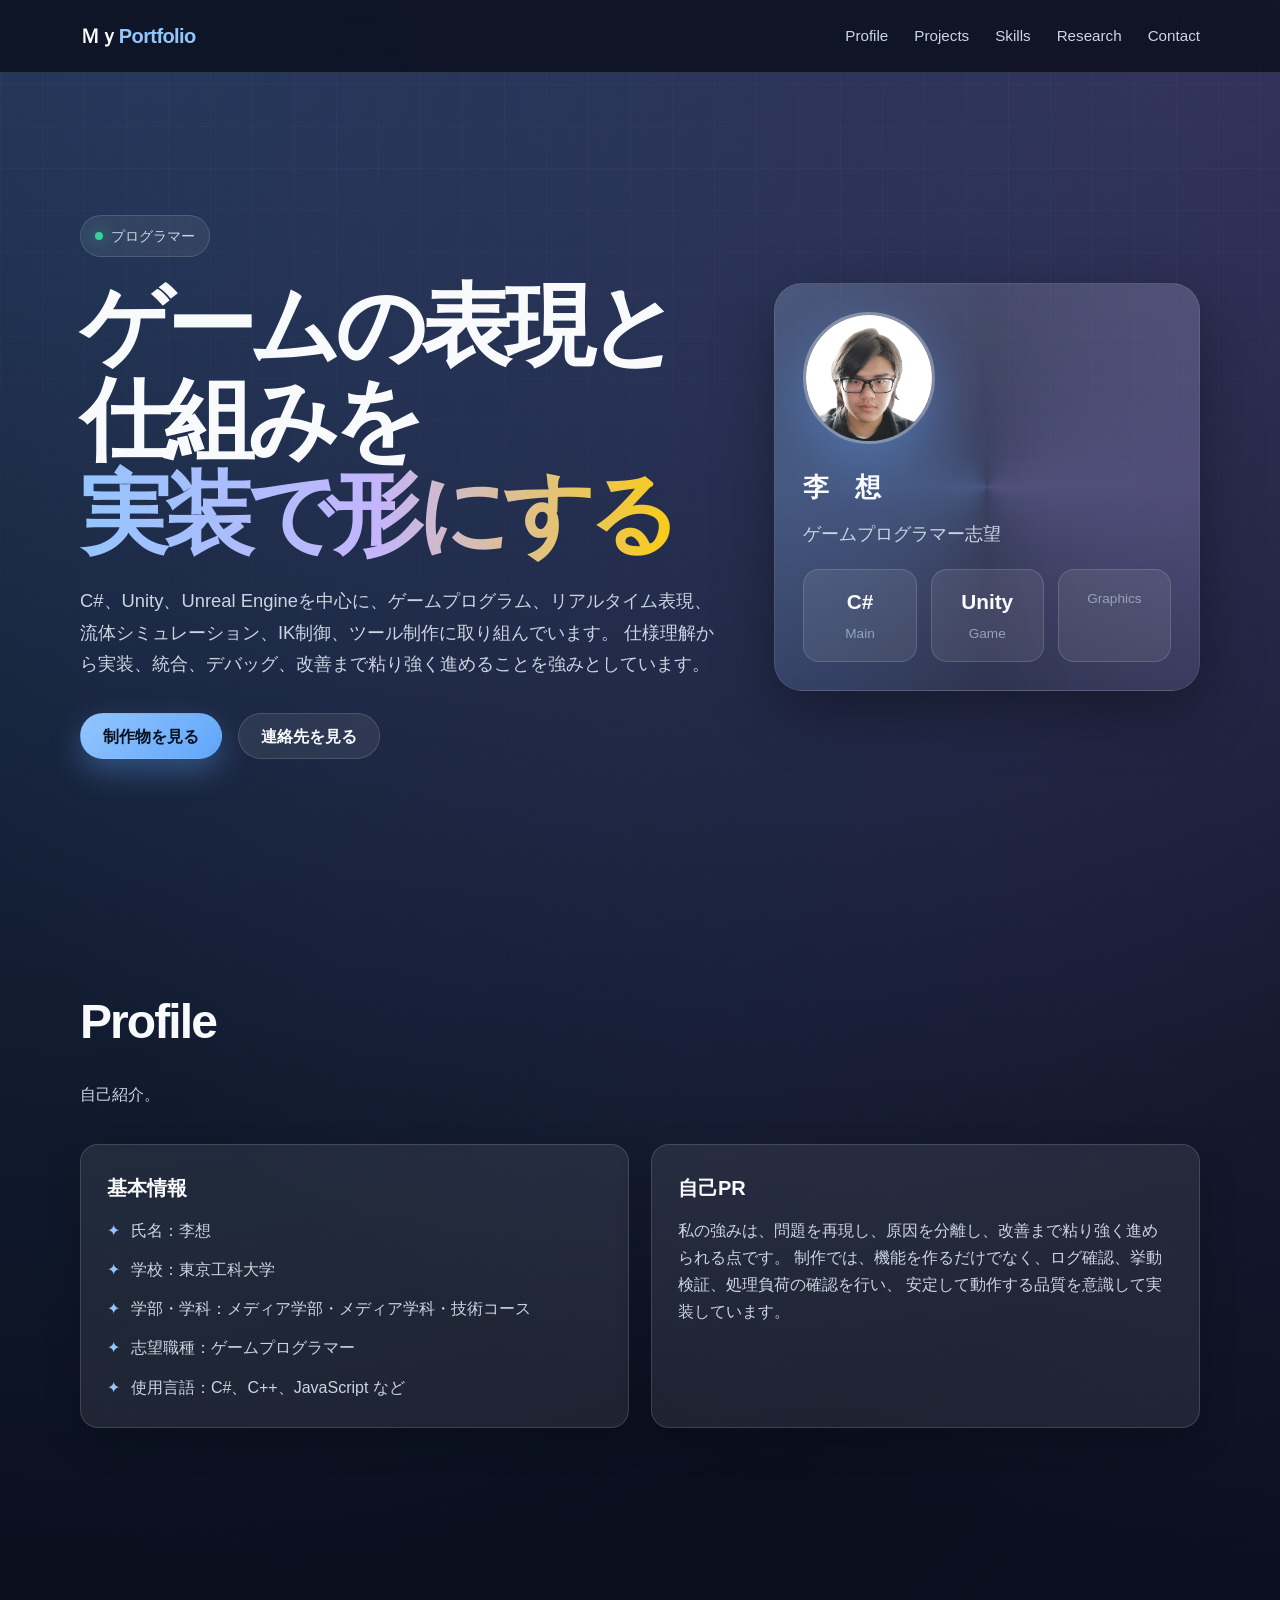
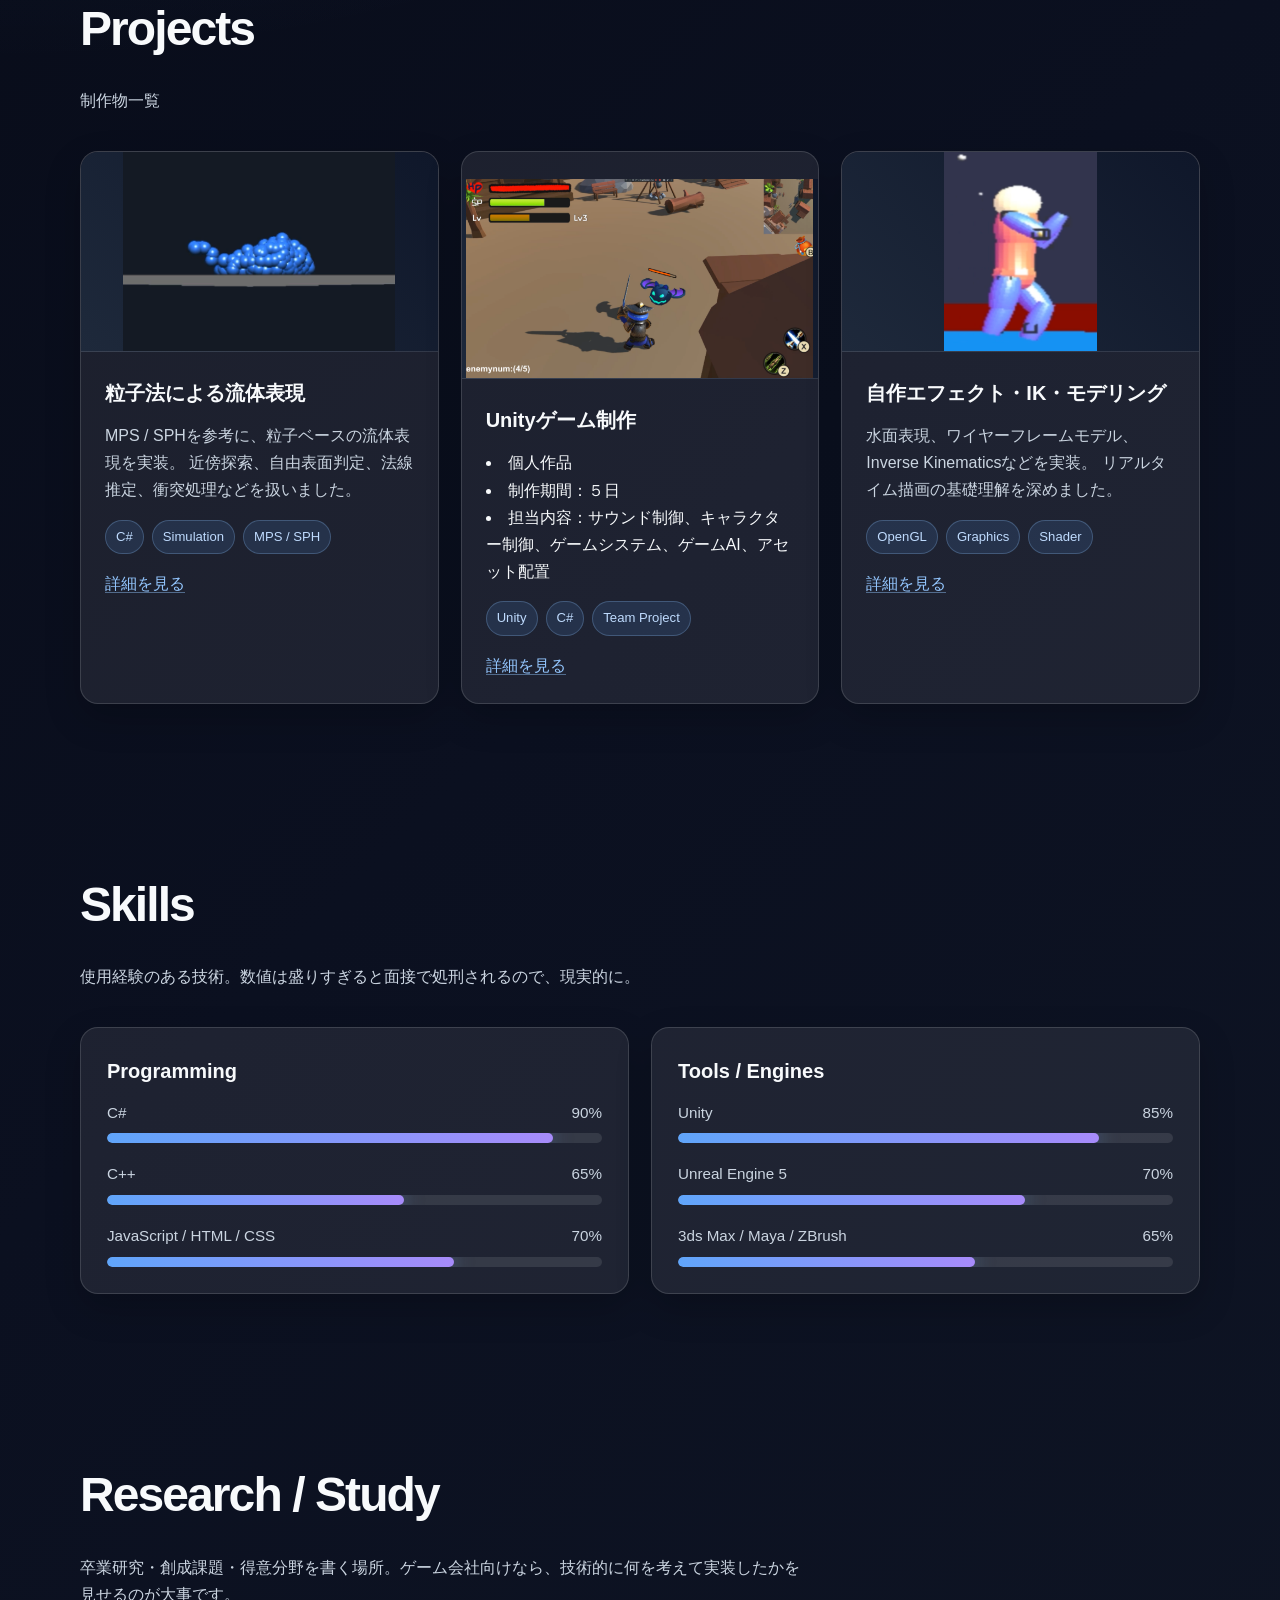
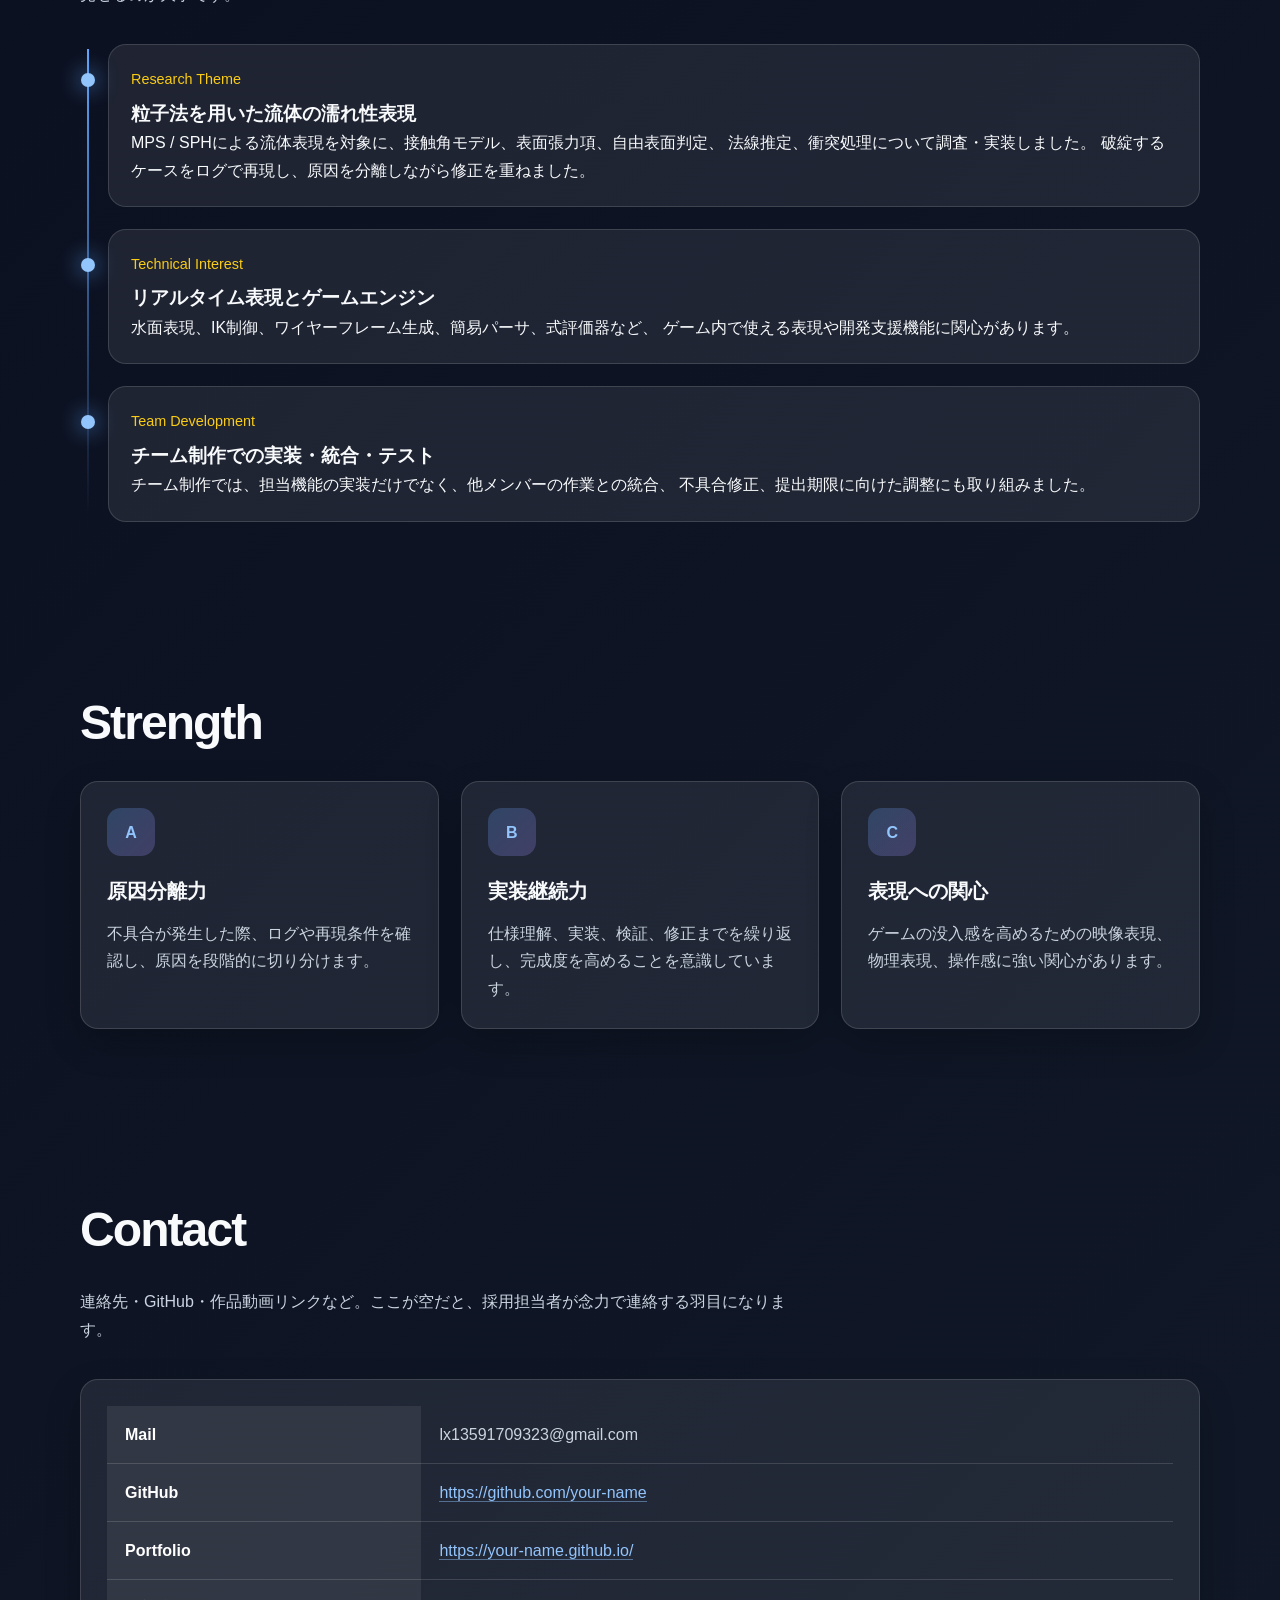
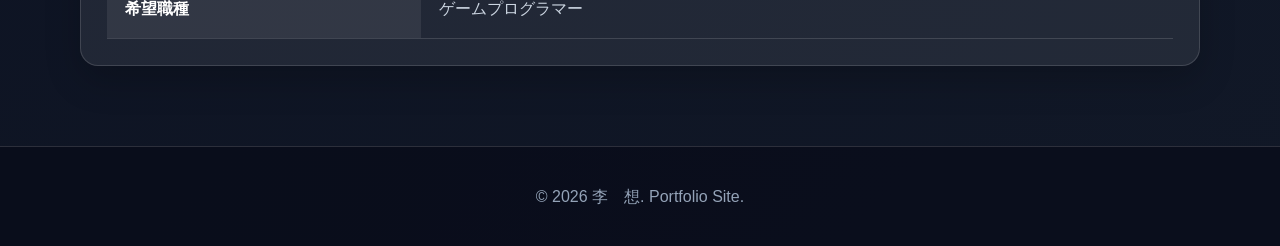
<file: index.html>
<!DOCTYPE html>
<html lang="ja">
<head>
  <meta charset="UTF-8">
  <meta name="viewport" content="width=device-width, initial-scale=1.0">
  <title>ポートフォリオ | 李　想</title>
  <meta name="description" content="ゲームプログラマー志望のポートフォリオサイトです。Unity、C#、Unreal Engine、OpenGL、流体シミュレーションなどの制作実績を掲載しています。">
  <link rel="stylesheet" href="style.css">
</head>

<body>

<header class="navbar">
  <div class="nav-inner">
    <div class="logo">Ｍｙ<span>Portfolio</span></div>
    <nav class="nav-links">
      <a href="#profile">Profile</a>
      <a href="#projects">Projects</a>
      <a href="#skills">Skills</a>
      <a href="#research">Research</a>
      <a href="#contact">Contact</a>
    </nav>
  </div>
</header>

<main>

  <!-- Hero -->
  <section class="hero">
    <div class="container hero-grid">
      <div class="slide-up">
        <div class="badge">プログラマー</div>

        <h1>
          ゲームの表現と仕組みを<br>
          <span class="gradient-text">実装で形にする</span>
        </h1>

        <p>
          C#、Unity、Unreal Engineを中心に、ゲームプログラム、リアルタイム表現、
          流体シミュレーション、IK制御、ツール制作に取り組んでいます。
          仕様理解から実装、統合、デバッグ、改善まで粘り強く進めることを強みとしています。
        </p>

        <div class="hero-actions">
          <a class="btn btn-primary" href="#projects">制作物を見る</a>
          <a class="btn btn-secondary" href="#contact">連絡先を見る</a>
        </div>
      </div>

      <aside class="profile-card float-card">
        <img class="avatar" src="images/Mypicture.png" alt="プロフィール画像">
        <h2>李　想</h2>
        <p>ゲームプログラマー志望</p>

        <div class="profile-stats">
          <div class="stat">
            <strong>C#</strong>
            <span>Main</span>
          </div>
          <div class="stat">
            <strong>Unity</strong>
            <span>Game</span>
          </div>
          <div class="stat">
            <strong></strong>
            <span>Graphics</span>
          </div>
        </div>
      </aside>
    </div>
  </section>

  <!-- Profile -->
  <section id="profile">
    <div class="container">
      <h2 class="section-title">Profile</h2>
      <p class="section-subtitle">
        自己紹介。
      </p>

      <div class="grid grid-2">
        <div class="card">
          <h3>基本情報</h3>
          <ul class="clean-list">
            <li>氏名：李想</li>
            <li>学校：東京工科大学</li>
            <li>学部・学科：メディア学部・メディア学科・技術コース</li>
            <li>志望職種：ゲームプログラマー</li>
            <li>使用言語：C#、C++、JavaScript など</li>
          </ul>
        </div>

        <div class="card">
          <h3>自己PR</h3>
          <p>
            私の強みは、問題を再現し、原因を分離し、改善まで粘り強く進められる点です。
            制作では、機能を作るだけでなく、ログ確認、挙動検証、処理負荷の確認を行い、
            安定して動作する品質を意識して実装しています。
          </p>
        </div>
      </div>
    </div>
  </section>

  <!-- Projects -->
  <section id="projects">
    <div class="container">
      <h2 class="section-title">Projects</h2>
      <p class="section-subtitle">
        制作物一覧
      </p>

      <div class="grid grid-3">

        <article class="card project-card">
          <img class="project-image" src="images/fluid-demo.png" alt="粒子法による流体表現">
          <div class="project-content">
            <h3>粒子法による流体表現</h3>
            <p>
              MPS / SPHを参考に、粒子ベースの流体表現を実装。
              近傍探索、自由表面判定、法線推定、衝突処理などを扱いました。
            </p>

            <div class="tags">
              <span class="tag">C#</span>
              <span class="tag">Simulation</span>
              <span class="tag">MPS / SPH</span>
            </div>

            <a class="link" href="https://youtu.be/QSaadechj9E" target="_blank">詳細を見る</a>
          </div>
        </article>

        <article class="card project-card">
         　<img class="project-image" src="images/GameSample.png" alt="ゲーム作品">
          <div class="project-content">
            <h3>Unityゲーム制作</h3>
            <p>
              <li>個人作品</li>
              <li>制作期間：５日</li>
              <li>担当内容：サウンド制御、キャラクター制御、ゲームシステム、ゲームAI、アセット配置</li>
            </p>

            <div class="tags">
              <span class="tag">Unity</span>
              <span class="tag">C#</span>
              <span class="tag">Team Project</span>
            </div>

            <a class="link" href="https://youtu.be/g92qUbCgqs0" target="_blank">詳細を見る</a>
          </div>
        </article>

        <article class="card project-card">
          <img class="project-image" src="images/FK.png" alt="自作エフェクト・FK制御・モデリング">
          <div class="project-content">
            <h3>自作エフェクト・IK・モデリング</h3>
            <p>
              水面表現、ワイヤーフレームモデル、Inverse Kinematicsなどを実装。
              リアルタイム描画の基礎理解を深めました。
            </p>

            <div class="tags">
              <span class="tag">OpenGL</span>
              <span class="tag">Graphics</span>
              <span class="tag">Shader</span>
            </div>

            <a class="link" href="#" target="_blank">詳細を見る</a>
          </div>
        </article>

      </div>
    </div>
  </section>

  <!-- Skills -->
  <section id="skills">
    <div class="container">
      <h2 class="section-title">Skills</h2>
      <p class="section-subtitle">
        使用経験のある技術。数値は盛りすぎると面接で処刑されるので、現実的に。
      </p>

      <div class="grid grid-2">
        <div class="card">
          <h3>Programming</h3>

          <div class="skill-list">
            <div class="skill">
              <div class="skill-top">
                <span>C#</span>
                <span>90%</span>
              </div>
              <div class="skill-bar">
                <div class="skill-fill w-90"></div>
              </div>
            </div>

            <div class="skill">
              <div class="skill-top">
                <span>C++</span>
                <span>65%</span>
              </div>
              <div class="skill-bar">
                <div class="skill-fill w-60"></div>
              </div>
            </div>

            <div class="skill">
              <div class="skill-top">
                <span>JavaScript / HTML / CSS</span>
                <span>70%</span>
              </div>
              <div class="skill-bar">
                <div class="skill-fill w-70"></div>
              </div>
            </div>
          </div>
        </div>

        <div class="card">
          <h3>Tools / Engines</h3>

          <div class="skill-list">
            <div class="skill">
              <div class="skill-top">
                <span>Unity</span>
                <span>85%</span>
              </div>
              <div class="skill-bar">
                <div class="skill-fill w-85"></div>
              </div>
            </div>

            <div class="skill">
              <div class="skill-top">
                <span>Unreal Engine 5</span>
                <span>70%</span>
              </div>
              <div class="skill-bar">
                <div class="skill-fill w-70"></div>
              </div>
            </div>

            <div class="skill">
              <div class="skill-top">
                <span>3ds Max / Maya / ZBrush</span>
                <span>65%</span>
              </div>
              <div class="skill-bar">
                <div class="skill-fill w-60"></div>
              </div>
            </div>
          </div>
        </div>
      </div>

    </div>
  </section>

  <!-- Research -->
  <section id="research">
    <div class="container">
      <h2 class="section-title">Research / Study</h2>
      <p class="section-subtitle">
        卒業研究・創成課題・得意分野を書く場所。ゲーム会社向けなら、技術的に何を考えて実装したかを見せるのが大事です。
      </p>

      <div class="timeline">
        <div class="timeline-item">
          <div class="timeline-date">Research Theme</div>
          <h3>粒子法を用いた流体の濡れ性表現</h3>
          <p>
            MPS / SPHによる流体表現を対象に、接触角モデル、表面張力項、自由表面判定、
            法線推定、衝突処理について調査・実装しました。
            破綻するケースをログで再現し、原因を分離しながら修正を重ねました。
          </p>
        </div>

        <div class="timeline-item">
          <div class="timeline-date">Technical Interest</div>
          <h3>リアルタイム表現とゲームエンジン</h3>
          <p>
            水面表現、IK制御、ワイヤーフレーム生成、簡易パーサ、式評価器など、
            ゲーム内で使える表現や開発支援機能に関心があります。
          </p>
        </div>

        <div class="timeline-item">
          <div class="timeline-date">Team Development</div>
          <h3>チーム制作での実装・統合・テスト</h3>
          <p>
            チーム制作では、担当機能の実装だけでなく、他メンバーの作業との統合、
            不具合修正、提出期限に向けた調整にも取り組みました。
          </p>
        </div>
      </div>
    </div>
  </section>

  <!-- Strength -->
  <section id="strength">
    <div class="container">
      <h2 class="section-title">Strength</h2>

      <div class="grid grid-3">
        <div class="card">
          <div class="card-icon">A</div>
          <h3>原因分離力</h3>
          <p>
            不具合が発生した際、ログや再現条件を確認し、原因を段階的に切り分けます。
          </p>
        </div>

        <div class="card">
          <div class="card-icon">B</div>
          <h3>実装継続力</h3>
          <p>
            仕様理解、実装、検証、修正までを繰り返し、完成度を高めることを意識しています。
          </p>
        </div>

        <div class="card">
          <div class="card-icon">C</div>
          <h3>表現への関心</h3>
          <p>
            ゲームの没入感を高めるための映像表現、物理表現、操作感に強い関心があります。
          </p>
        </div>
      </div>
    </div>
  </section>

  <!-- Contact -->
  <section id="contact">
    <div class="container">
      <h2 class="section-title">Contact</h2>
      <p class="section-subtitle">
        連絡先・GitHub・作品動画リンクなど。ここが空だと、採用担当者が念力で連絡する羽目になります。
      </p>

      <div class="card">
        <table>
          <tr>
            <th>Mail</th>
            <td>lx13591709323@gmail.com</td>
          </tr>
          <tr>
            <th>GitHub</th>
            <td><a class="link" href="#" target="_blank">https://github.com/your-name</a></td>
          </tr>
          <tr>
            <th>Portfolio</th>
            <td><a class="link" href="#" target="_blank">https://your-name.github.io/</a></td>
          </tr>
          <tr>
            <th>希望職種</th>
            <td>ゲームプログラマー</td>
          </tr>
        </table>
      </div>
    </div>
  </section>

</main>

<footer class="footer">
  <div class="container">
    © 2026 李　想. Portfolio Site.
  </div>
</footer>

</body>
</html>
</file>
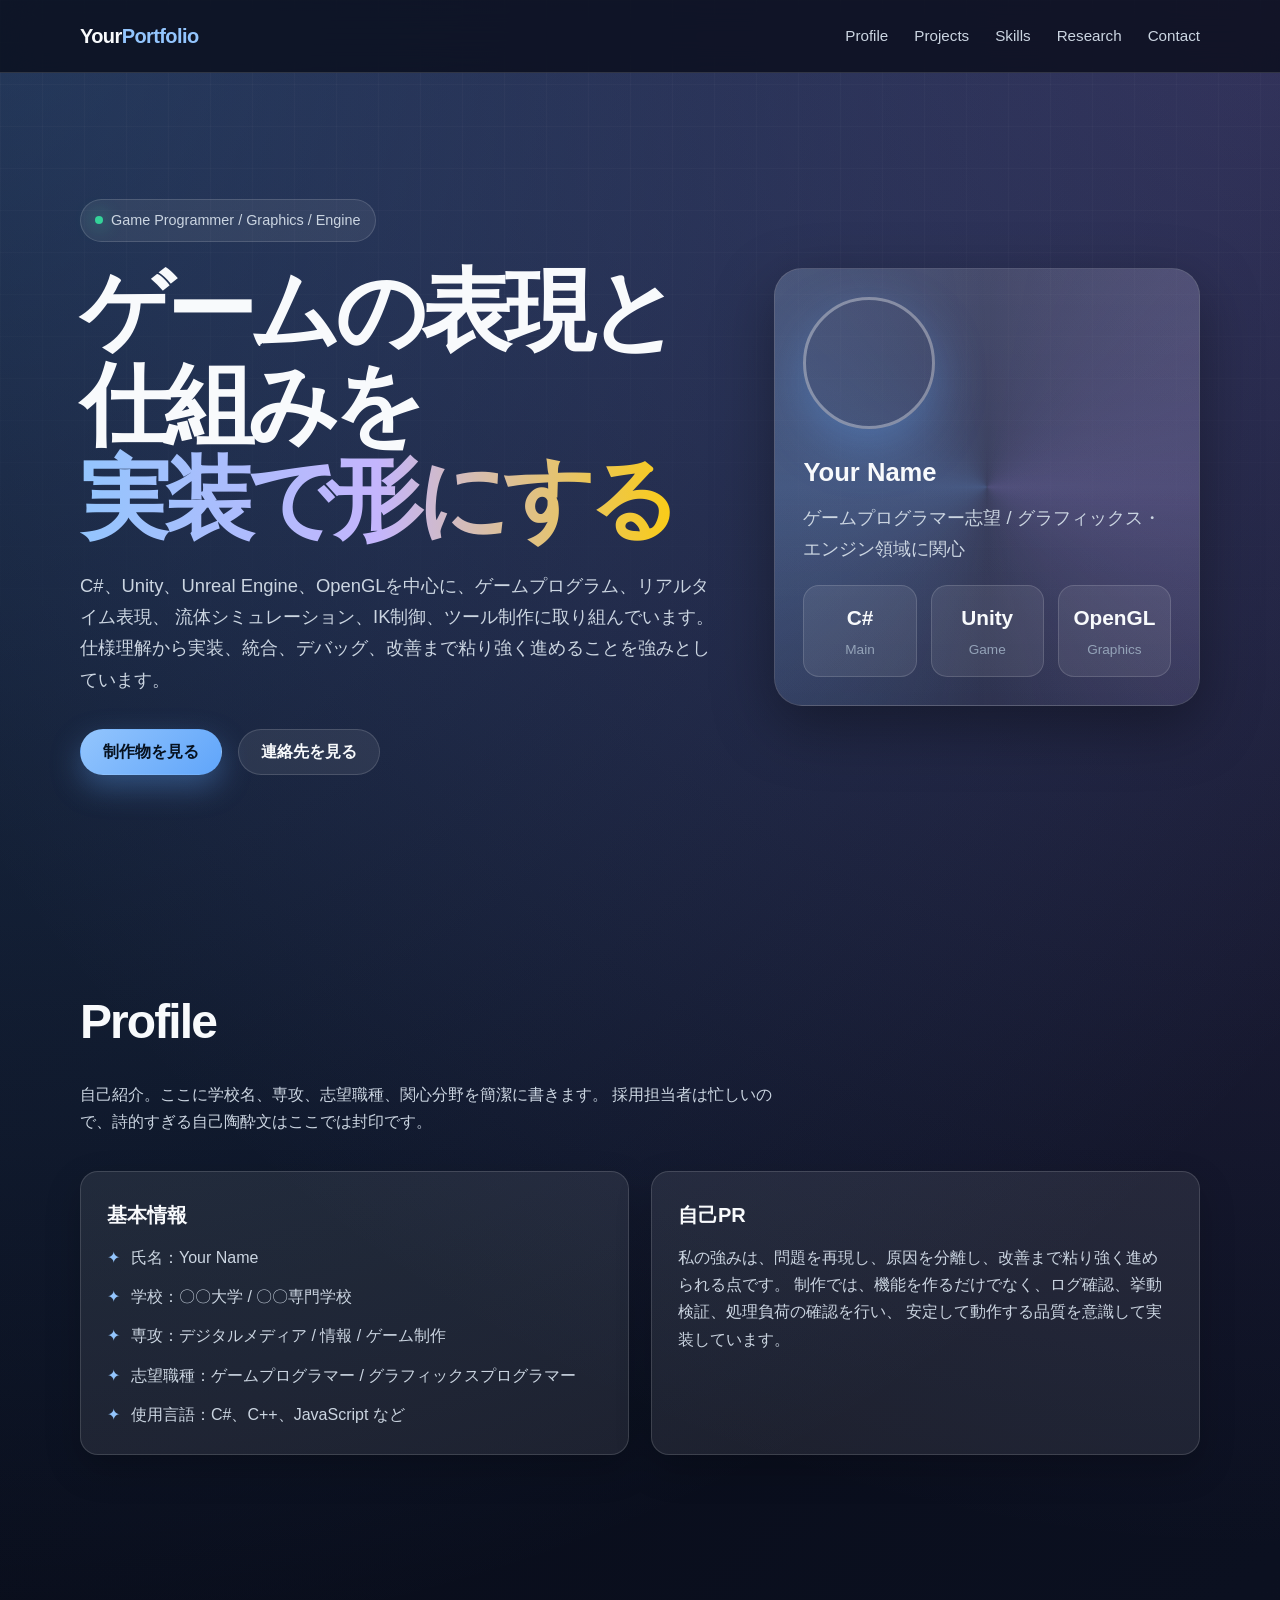
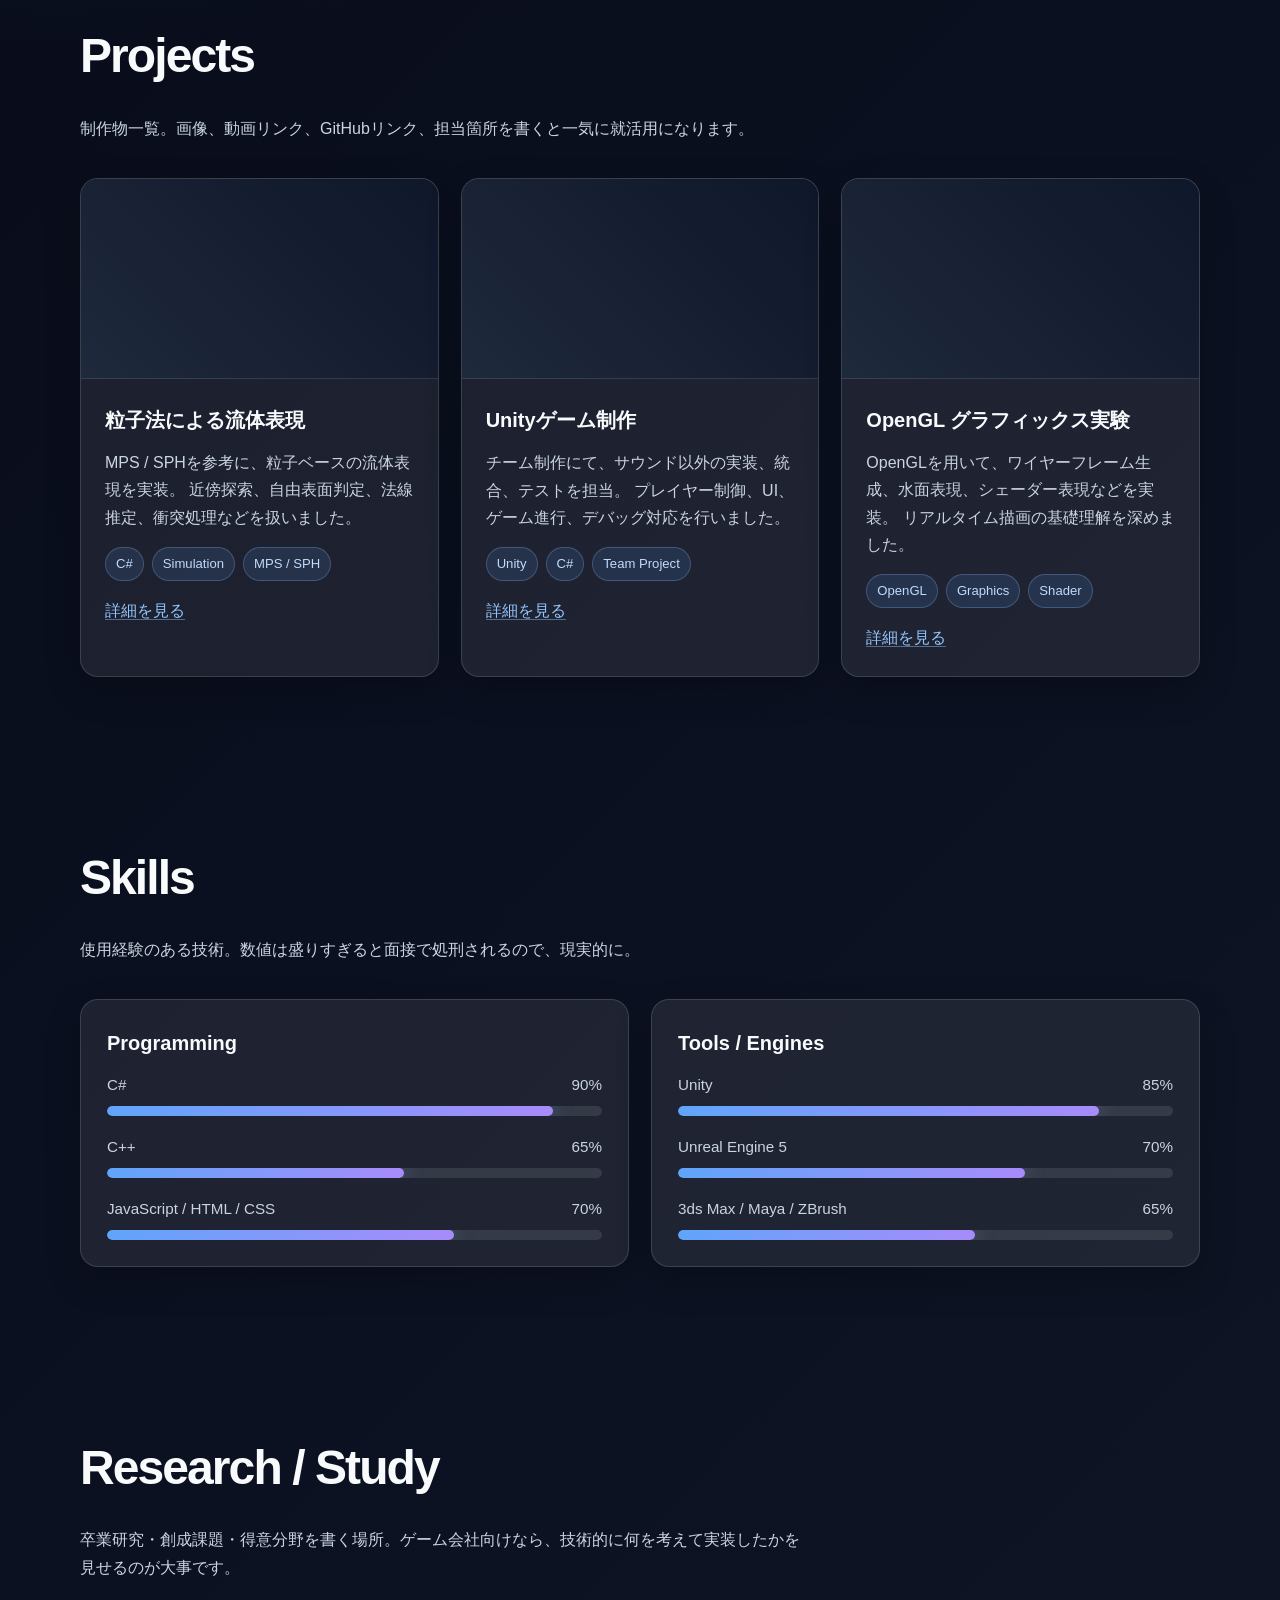
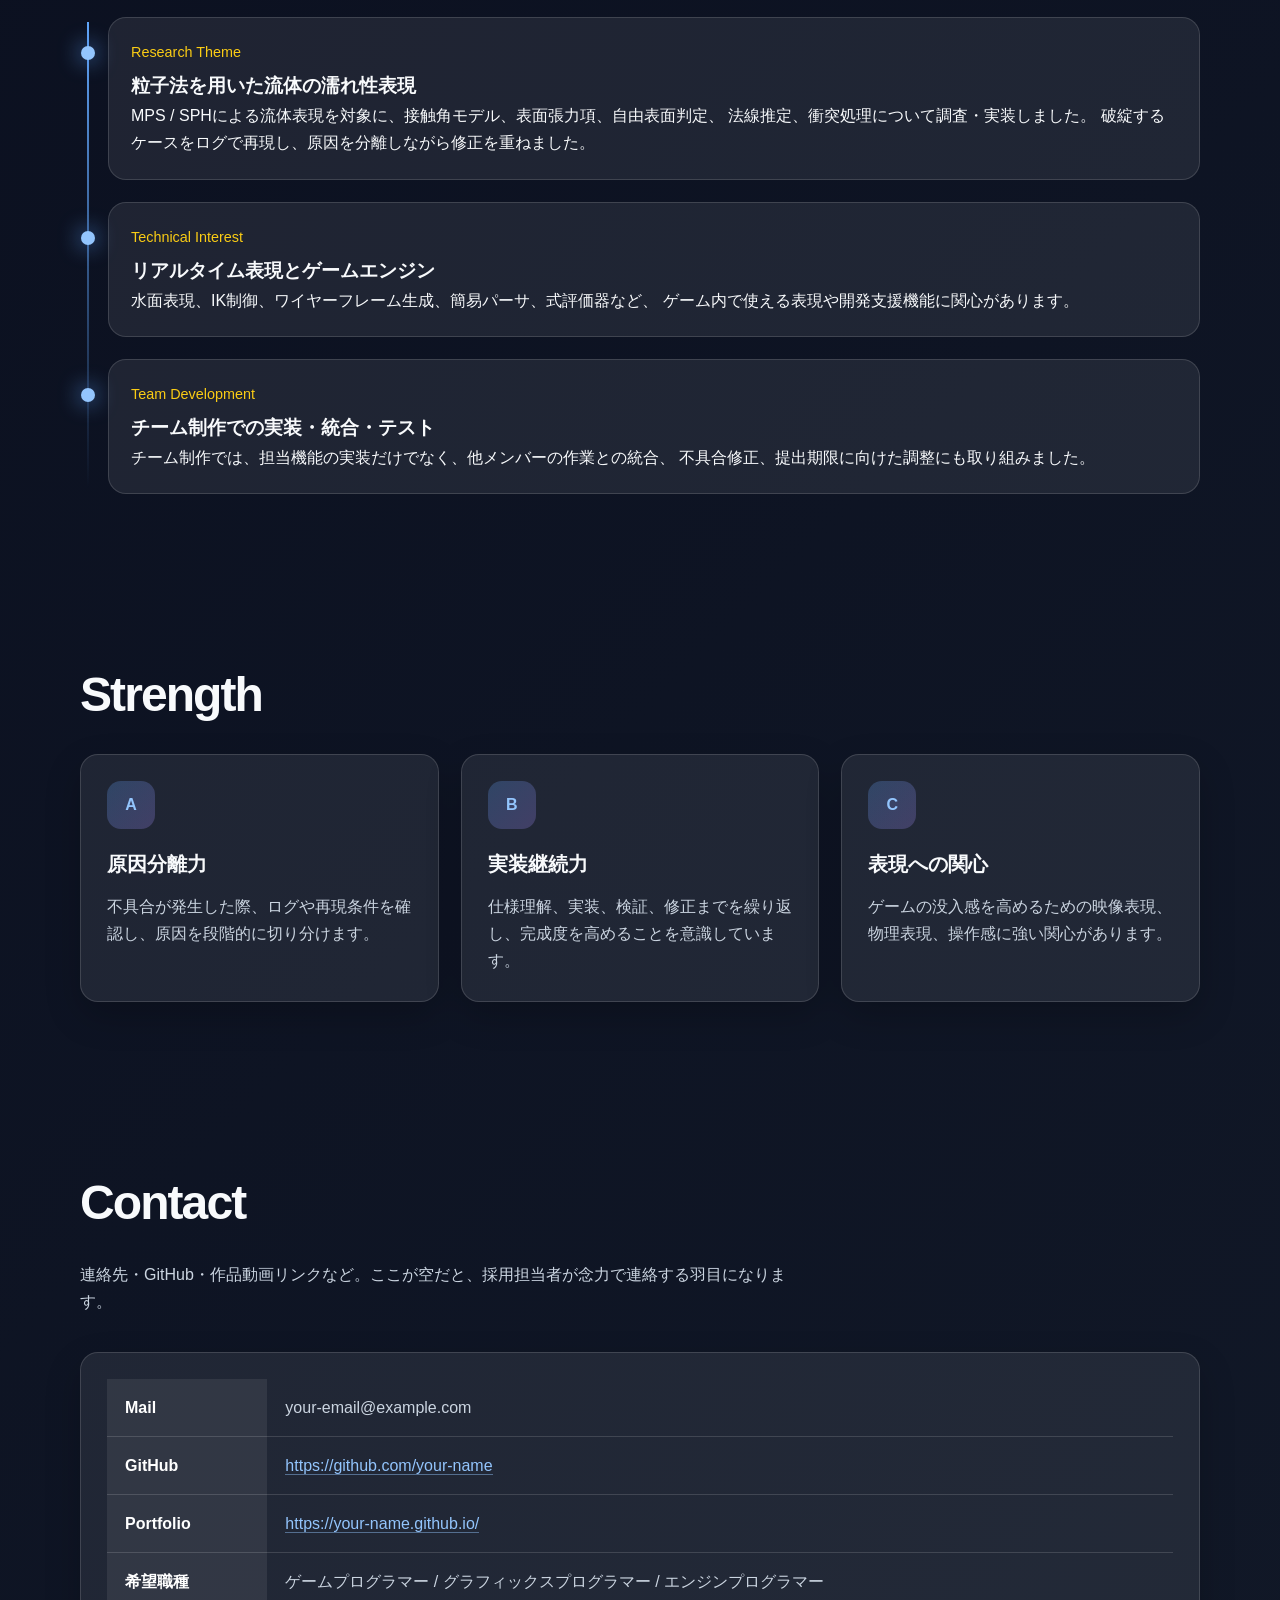
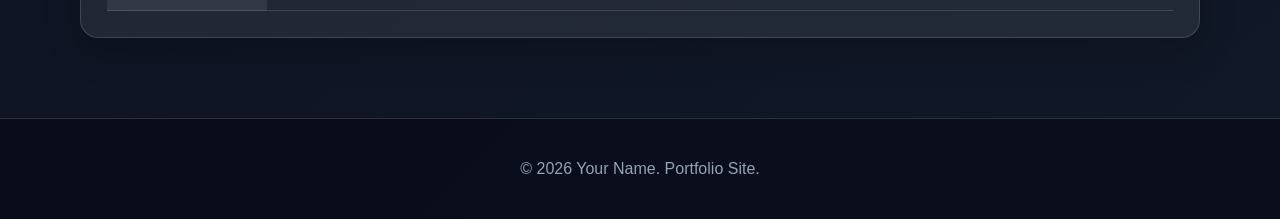
<file: Main.html>
<!DOCTYPE html>
<html lang="ja">
<head>
  <meta charset="UTF-8">
  <meta name="viewport" content="width=device-width, initial-scale=1.0">
  <title>ポートフォリオ | Your Name</title>
  <meta name="description" content="ゲームプログラマー志望のポートフォリオサイトです。Unity、C#、Unreal Engine、OpenGL、流体シミュレーションなどの制作実績を掲載しています。">
  <link rel="stylesheet" href="style.css">
</head>

<body>

<header class="navbar">
  <div class="nav-inner">
    <div class="logo">Your<span>Portfolio</span></div>
    <nav class="nav-links">
      <a href="#profile">Profile</a>
      <a href="#projects">Projects</a>
      <a href="#skills">Skills</a>
      <a href="#research">Research</a>
      <a href="#contact">Contact</a>
    </nav>
  </div>
</header>

<main>

  <!-- Hero -->
  <section class="hero">
    <div class="container hero-grid">
      <div class="slide-up">
        <div class="badge">Game Programmer / Graphics / Engine</div>

        <h1>
          ゲームの表現と仕組みを<br>
          <span class="gradient-text">実装で形にする</span>
        </h1>

        <p>
          C#、Unity、Unreal Engine、OpenGLを中心に、ゲームプログラム、リアルタイム表現、
          流体シミュレーション、IK制御、ツール制作に取り組んでいます。
          仕様理解から実装、統合、デバッグ、改善まで粘り強く進めることを強みとしています。
        </p>

        <div class="hero-actions">
          <a class="btn btn-primary" href="#projects">制作物を見る</a>
          <a class="btn btn-secondary" href="#contact">連絡先を見る</a>
        </div>
      </div>

      <aside class="profile-card float-card">
        <div class="avatar"></div>
        <h2>Your Name</h2>
        <p>ゲームプログラマー志望 / グラフィックス・エンジン領域に関心</p>

        <div class="profile-stats">
          <div class="stat">
            <strong>C#</strong>
            <span>Main</span>
          </div>
          <div class="stat">
            <strong>Unity</strong>
            <span>Game</span>
          </div>
          <div class="stat">
            <strong>OpenGL</strong>
            <span>Graphics</span>
          </div>
        </div>
      </aside>
    </div>
  </section>

  <!-- Profile -->
  <section id="profile">
    <div class="container">
      <h2 class="section-title">Profile</h2>
      <p class="section-subtitle">
        自己紹介。ここに学校名、専攻、志望職種、関心分野を簡潔に書きます。
        採用担当者は忙しいので、詩的すぎる自己陶酔文はここでは封印です。
      </p>

      <div class="grid grid-2">
        <div class="card">
          <h3>基本情報</h3>
          <ul class="clean-list">
            <li>氏名：Your Name</li>
            <li>学校：〇〇大学 / 〇〇専門学校</li>
            <li>専攻：デジタルメディア / 情報 / ゲーム制作</li>
            <li>志望職種：ゲームプログラマー / グラフィックスプログラマー</li>
            <li>使用言語：C#、C++、JavaScript など</li>
          </ul>
        </div>

        <div class="card">
          <h3>自己PR</h3>
          <p>
            私の強みは、問題を再現し、原因を分離し、改善まで粘り強く進められる点です。
            制作では、機能を作るだけでなく、ログ確認、挙動検証、処理負荷の確認を行い、
            安定して動作する品質を意識して実装しています。
          </p>
        </div>
      </div>
    </div>
  </section>

  <!-- Projects -->
  <section id="projects">
    <div class="container">
      <h2 class="section-title">Projects</h2>
      <p class="section-subtitle">
        制作物一覧。画像、動画リンク、GitHubリンク、担当箇所を書くと一気に就活用になります。
      </p>

      <div class="grid grid-3">

        <article class="card project-card">
          <div class="project-image"></div>
          <div class="project-content">
            <h3>粒子法による流体表現</h3>
            <p>
              MPS / SPHを参考に、粒子ベースの流体表現を実装。
              近傍探索、自由表面判定、法線推定、衝突処理などを扱いました。
            </p>

            <div class="tags">
              <span class="tag">C#</span>
              <span class="tag">Simulation</span>
              <span class="tag">MPS / SPH</span>
            </div>

            <a class="link" href="#" target="_blank">詳細を見る</a>
          </div>
        </article>

        <article class="card project-card">
          <div class="project-image"></div>
          <div class="project-content">
            <h3>Unityゲーム制作</h3>
            <p>
              チーム制作にて、サウンド以外の実装、統合、テストを担当。
              プレイヤー制御、UI、ゲーム進行、デバッグ対応を行いました。
            </p>

            <div class="tags">
              <span class="tag">Unity</span>
              <span class="tag">C#</span>
              <span class="tag">Team Project</span>
            </div>

            <a class="link" href="#" target="_blank">詳細を見る</a>
          </div>
        </article>

        <article class="card project-card">
          <div class="project-image"></div>
          <div class="project-content">
            <h3>OpenGL グラフィックス実験</h3>
            <p>
              OpenGLを用いて、ワイヤーフレーム生成、水面表現、シェーダー表現などを実装。
              リアルタイム描画の基礎理解を深めました。
            </p>

            <div class="tags">
              <span class="tag">OpenGL</span>
              <span class="tag">Graphics</span>
              <span class="tag">Shader</span>
            </div>

            <a class="link" href="#" target="_blank">詳細を見る</a>
          </div>
        </article>

      </div>
    </div>
  </section>

  <!-- Skills -->
  <section id="skills">
    <div class="container">
      <h2 class="section-title">Skills</h2>
      <p class="section-subtitle">
        使用経験のある技術。数値は盛りすぎると面接で処刑されるので、現実的に。
      </p>

      <div class="grid grid-2">
        <div class="card">
          <h3>Programming</h3>

          <div class="skill-list">
            <div class="skill">
              <div class="skill-top">
                <span>C#</span>
                <span>90%</span>
              </div>
              <div class="skill-bar">
                <div class="skill-fill w-90"></div>
              </div>
            </div>

            <div class="skill">
              <div class="skill-top">
                <span>C++</span>
                <span>65%</span>
              </div>
              <div class="skill-bar">
                <div class="skill-fill w-60"></div>
              </div>
            </div>

            <div class="skill">
              <div class="skill-top">
                <span>JavaScript / HTML / CSS</span>
                <span>70%</span>
              </div>
              <div class="skill-bar">
                <div class="skill-fill w-70"></div>
              </div>
            </div>
          </div>
        </div>

        <div class="card">
          <h3>Tools / Engines</h3>

          <div class="skill-list">
            <div class="skill">
              <div class="skill-top">
                <span>Unity</span>
                <span>85%</span>
              </div>
              <div class="skill-bar">
                <div class="skill-fill w-85"></div>
              </div>
            </div>

            <div class="skill">
              <div class="skill-top">
                <span>Unreal Engine 5</span>
                <span>70%</span>
              </div>
              <div class="skill-bar">
                <div class="skill-fill w-70"></div>
              </div>
            </div>

            <div class="skill">
              <div class="skill-top">
                <span>3ds Max / Maya / ZBrush</span>
                <span>65%</span>
              </div>
              <div class="skill-bar">
                <div class="skill-fill w-60"></div>
              </div>
            </div>
          </div>
        </div>
      </div>

    </div>
  </section>

  <!-- Research -->
  <section id="research">
    <div class="container">
      <h2 class="section-title">Research / Study</h2>
      <p class="section-subtitle">
        卒業研究・創成課題・得意分野を書く場所。ゲーム会社向けなら、技術的に何を考えて実装したかを見せるのが大事です。
      </p>

      <div class="timeline">
        <div class="timeline-item">
          <div class="timeline-date">Research Theme</div>
          <h3>粒子法を用いた流体の濡れ性表現</h3>
          <p>
            MPS / SPHによる流体表現を対象に、接触角モデル、表面張力項、自由表面判定、
            法線推定、衝突処理について調査・実装しました。
            破綻するケースをログで再現し、原因を分離しながら修正を重ねました。
          </p>
        </div>

        <div class="timeline-item">
          <div class="timeline-date">Technical Interest</div>
          <h3>リアルタイム表現とゲームエンジン</h3>
          <p>
            水面表現、IK制御、ワイヤーフレーム生成、簡易パーサ、式評価器など、
            ゲーム内で使える表現や開発支援機能に関心があります。
          </p>
        </div>

        <div class="timeline-item">
          <div class="timeline-date">Team Development</div>
          <h3>チーム制作での実装・統合・テスト</h3>
          <p>
            チーム制作では、担当機能の実装だけでなく、他メンバーの作業との統合、
            不具合修正、提出期限に向けた調整にも取り組みました。
          </p>
        </div>
      </div>
    </div>
  </section>

  <!-- Strength -->
  <section id="strength">
    <div class="container">
      <h2 class="section-title">Strength</h2>

      <div class="grid grid-3">
        <div class="card">
          <div class="card-icon">A</div>
          <h3>原因分離力</h3>
          <p>
            不具合が発生した際、ログや再現条件を確認し、原因を段階的に切り分けます。
          </p>
        </div>

        <div class="card">
          <div class="card-icon">B</div>
          <h3>実装継続力</h3>
          <p>
            仕様理解、実装、検証、修正までを繰り返し、完成度を高めることを意識しています。
          </p>
        </div>

        <div class="card">
          <div class="card-icon">C</div>
          <h3>表現への関心</h3>
          <p>
            ゲームの没入感を高めるための映像表現、物理表現、操作感に強い関心があります。
          </p>
        </div>
      </div>
    </div>
  </section>

  <!-- Contact -->
  <section id="contact">
    <div class="container">
      <h2 class="section-title">Contact</h2>
      <p class="section-subtitle">
        連絡先・GitHub・作品動画リンクなど。ここが空だと、採用担当者が念力で連絡する羽目になります。
      </p>

      <div class="card">
        <table>
          <tr>
            <th>Mail</th>
            <td>your-email@example.com</td>
          </tr>
          <tr>
            <th>GitHub</th>
            <td><a class="link" href="#" target="_blank">https://github.com/your-name</a></td>
          </tr>
          <tr>
            <th>Portfolio</th>
            <td><a class="link" href="#" target="_blank">https://your-name.github.io/</a></td>
          </tr>
          <tr>
            <th>希望職種</th>
            <td>ゲームプログラマー / グラフィックスプログラマー / エンジンプログラマー</td>
          </tr>
        </table>
      </div>
    </div>
  </section>

</main>

<footer class="footer">
  <div class="container">
    © 2026 Your Name. Portfolio Site.
  </div>
</footer>

</body>
</html>
</file>
<file: style.css>
/* ---------- 全局变量 ---------- */
:root {
  --bg: #0b1020;
  --bg-soft: #111827;
  --bg-card: rgba(255, 255, 255, 0.08);
  --bg-card-hover: rgba(255, 255, 255, 0.13);

  --text: #f8fafc;
  --text-soft: #cbd5e1;
  --text-muted: #94a3b8;

  --primary: #60a5fa;
  --primary-light: #93c5fd;
  --secondary: #a78bfa;
  --accent: #facc15;
  --danger: #fb7185;
  --success: #34d399;

  --border: rgba(255, 255, 255, 0.14);
  --shadow: 0 20px 60px rgba(0, 0, 0, 0.35);
  --radius: 18px;

  --max-width: 1120px;
  --transition: 0.25s ease;
}

/* ---------- 基础重置 ---------- */
* {
  box-sizing: border-box;
  margin: 0;
  padding: 0;
}

html {
  scroll-behavior: smooth;
  font-size: 16px;
}

body {
  min-height: 100vh;
  font-family:
    "Inter",
    "Segoe UI",
    "PingFang SC",
    "Microsoft YaHei",
    Arial,
    sans-serif;
  color: var(--text);
  background:
    radial-gradient(circle at top left, rgba(96, 165, 250, 0.28), transparent 32%),
    radial-gradient(circle at top right, rgba(167, 139, 250, 0.25), transparent 30%),
    linear-gradient(135deg, #060914 0%, #0b1020 45%, #111827 100%);
  line-height: 1.7;
  overflow-x: hidden;
}

/* ---------- 背景微光 ---------- */
body::before {
  content: "";
  position: fixed;
  inset: 0;
  pointer-events: none;
  background-image:
    linear-gradient(rgba(255,255,255,0.035) 1px, transparent 1px),
    linear-gradient(90deg, rgba(255,255,255,0.035) 1px, transparent 1px);
  background-size: 42px 42px;
  mask-image: linear-gradient(to bottom, rgba(0,0,0,0.8), transparent 85%);
  z-index: -1;
}

/* ---------- 通用容器 ---------- */
.container {
  width: min(92%, var(--max-width));
  margin: 0 auto;
}

section {
  padding: 80px 0;
}

.section-title {
  font-size: clamp(2rem, 4vw, 3rem);
  margin-bottom: 18px;
  letter-spacing: -0.04em;
}

.section-subtitle {
  color: var(--text-soft);
  max-width: 720px;
  margin-bottom: 36px;
}

/* ---------- 链接 ---------- */
a {
  color: inherit;
  text-decoration: none;
}

a.link {
  color: var(--primary-light);
  border-bottom: 1px solid rgba(147, 197, 253, 0.45);
  transition: var(--transition);
}

a.link:hover {
  color: white;
  border-color: white;
}

/* ---------- 顶部导航 ---------- */
.navbar {
  position: sticky;
  top: 0;
  z-index: 50;
  backdrop-filter: blur(18px);
  background: rgba(6, 9, 20, 0.72);
  border-bottom: 1px solid var(--border);
}

.nav-inner {
  width: min(92%, var(--max-width));
  margin: 0 auto;
  height: 72px;
  display: flex;
  align-items: center;
  justify-content: space-between;
}

.logo {
  font-weight: 800;
  font-size: 1.25rem;
  letter-spacing: -0.03em;
}

.logo span {
  color: var(--primary-light);
}

.nav-links {
  display: flex;
  gap: 26px;
  align-items: center;
}

.nav-links a {
  color: var(--text-soft);
  font-size: 0.95rem;
  transition: var(--transition);
}

.nav-links a:hover {
  color: white;
}

/* ---------- Hero 首屏 ---------- */
.hero {
  min-height: calc(100vh - 72px);
  display: flex;
  align-items: center;
  padding: 90px 0;
}

.hero-grid {
  display: grid;
  grid-template-columns: 1.2fr 0.8fr;
  gap: 56px;
  align-items: center;
}

.badge {
  display: inline-flex;
  align-items: center;
  gap: 8px;
  margin-bottom: 22px;
  padding: 8px 14px;
  border: 1px solid var(--border);
  border-radius: 999px;
  background: rgba(255, 255, 255, 0.07);
  color: var(--text-soft);
  font-size: 0.9rem;
}

.badge::before {
  content: "";
  width: 8px;
  height: 8px;
  border-radius: 999px;
  background: var(--success);
  box-shadow: 0 0 18px var(--success);
}

.hero h1 {
  font-size: clamp(2.6rem, 7vw, 5.8rem);
  line-height: 1.05;
  letter-spacing: -0.07em;
  margin-bottom: 24px;
}

.gradient-text {
  background: linear-gradient(90deg, #93c5fd, #c4b5fd, #facc15);
  -webkit-background-clip: text;
  background-clip: text;
  color: transparent;
}

.hero p {
  max-width: 680px;
  color: var(--text-soft);
  font-size: 1.15rem;
  margin-bottom: 34px;
}

.hero-actions {
  display: flex;
  gap: 16px;
  flex-wrap: wrap;
}

/* ---------- 按钮 ---------- */
.btn {
  display: inline-flex;
  align-items: center;
  justify-content: center;
  min-height: 46px;
  padding: 0 22px;
  border-radius: 999px;
  border: 1px solid transparent;
  font-weight: 700;
  cursor: pointer;
  transition: var(--transition);
}

.btn-primary {
  color: #06111f;
  background: linear-gradient(135deg, #93c5fd, #60a5fa);
  box-shadow: 0 12px 30px rgba(96, 165, 250, 0.35);
}

.btn-primary:hover {
  transform: translateY(-3px);
  box-shadow: 0 18px 38px rgba(96, 165, 250, 0.45);
}

.btn-secondary {
  color: var(--text);
  background: rgba(255, 255, 255, 0.08);
  border-color: var(--border);
}

.btn-secondary:hover {
  background: rgba(255, 255, 255, 0.15);
  transform: translateY(-3px);
}

/* ---------- 首屏右侧卡片 ---------- */
.profile-card {
  position: relative;
  padding: 28px;
  border-radius: 28px;
  background:
    linear-gradient(180deg, rgba(255,255,255,0.13), rgba(255,255,255,0.06));
  border: 1px solid var(--border);
  box-shadow: var(--shadow);
  overflow: hidden;
}

.profile-card::before {
  content: "";
  position: absolute;
  inset: -40%;
  background: conic-gradient(
    from 180deg,
    transparent,
    rgba(96, 165, 250, 0.22),
    transparent,
    rgba(167, 139, 250, 0.18),
    transparent
  );
  animation: rotateGlow 8s linear infinite;
  z-index: -1;
}

.avatar {
  width: 132px;
  aspect-ratio: 1 / 1;
  height: auto;
  border-radius: 50%;
  object-fit: cover;
  object-position: center;
  display: block;
  margin-bottom: 22px;
  border: 3px solid rgba(255, 255, 255, 0.35);
  box-shadow: 0 18px 50px rgba(96, 165, 250, 0.35);
}

.profile-card h2 {
  margin-bottom: 8px;
  font-size: 1.6rem;
}

.profile-card p {
  color: var(--text-soft);
  margin-bottom: 20px;
}

.profile-stats {
  display: grid;
  grid-template-columns: repeat(3, 1fr);
  gap: 14px;
}

.stat {
  padding: 14px;
  border-radius: 16px;
  background: rgba(255, 255, 255, 0.08);
  text-align: center;
  border: 1px solid var(--border);
}

.stat strong {
  display: block;
  font-size: 1.3rem;
}

.stat span {
  color: var(--text-muted);
  font-size: 0.85rem;
}

/* ---------- 卡片网格 ---------- */
.grid {
  display: grid;
  gap: 22px;
}

.grid-2 {
  grid-template-columns: repeat(2, 1fr);
}

.grid-3 {
  grid-template-columns: repeat(3, 1fr);
}

.card {
  padding: 26px;
  border-radius: var(--radius);
  background: var(--bg-card);
  border: 1px solid var(--border);
  box-shadow: 0 14px 36px rgba(0, 0, 0, 0.2);
  transition: var(--transition);
}

.card:hover {
  transform: translateY(-6px);
  background: var(--bg-card-hover);
  box-shadow: 0 22px 54px rgba(0, 0, 0, 0.28);
}

.card h3 {
  margin-bottom: 12px;
  font-size: 1.25rem;
}

.card p {
  color: var(--text-soft);
}

.card-icon {
  width: 48px;
  height: 48px;
  margin-bottom: 18px;
  display: grid;
  place-items: center;
  border-radius: 14px;
  background: linear-gradient(135deg, rgba(96,165,250,0.25), rgba(167,139,250,0.25));
  color: var(--primary-light);
  font-weight: 900;
}

/* ---------- 项目卡片 ---------- */
.project-card {
  overflow: hidden;
  padding: 0;
}

.project-image {
  width: 100%;
  aspect-ratio: 16 / 9;
  height: auto;
  display: block;
  object-fit: contain;
  object-position: center;
  background: linear-gradient(45deg, #1e293b, #0f172a);
  border-bottom: 1px solid var(--border);
}
.project-content {
  padding: 24px;
}

.tags {
  display: flex;
  flex-wrap: wrap;
  gap: 8px;
  margin: 16px 0;
}

.tag {
  padding: 5px 10px;
  border-radius: 999px;
  background: rgba(96, 165, 250, 0.13);
  color: #bfdbfe;
  border: 1px solid rgba(147, 197, 253, 0.25);
  font-size: 0.82rem;
}

/* ---------- 技能条 ---------- */
.skill-list {
  display: grid;
  gap: 18px;
}

.skill {
  display: grid;
  gap: 8px;
}

.skill-top {
  display: flex;
  justify-content: space-between;
  color: var(--text-soft);
  font-size: 0.95rem;
}

.skill-bar {
  height: 10px;
  border-radius: 999px;
  overflow: hidden;
  background: rgba(255, 255, 255, 0.1);
}

.skill-fill {
  height: 100%;
  border-radius: inherit;
  background: linear-gradient(90deg, var(--primary), var(--secondary));
  box-shadow: 0 0 20px rgba(96, 165, 250, 0.5);
}

/* 示例宽度 */
.w-95 { width: 95%; }
.w-90 { width: 90%; }
.w-85 { width: 85%; }
.w-80 { width: 80%; }
.w-75 { width: 75%; }
.w-70 { width: 70%; }
.w-60 { width: 60%; }

/* ---------- 时间线 ---------- */
.timeline {
  position: relative;
  display: grid;
  gap: 22px;
  padding-left: 28px;
}

.timeline::before {
  content: "";
  position: absolute;
  left: 7px;
  top: 5px;
  bottom: 5px;
  width: 2px;
  background: linear-gradient(to bottom, var(--primary), transparent);
}

.timeline-item {
  position: relative;
  padding: 22px;
  border-radius: var(--radius);
  background: var(--bg-card);
  border: 1px solid var(--border);
}

.timeline-item::before {
  content: "";
  position: absolute;
  left: -28px;
  top: 28px;
  width: 14px;
  height: 14px;
  border-radius: 50%;
  background: var(--primary-light);
  box-shadow: 0 0 22px var(--primary);
}

.timeline-date {
  color: var(--accent);
  font-size: 0.9rem;
  margin-bottom: 6px;
}

/* ---------- 表格 ---------- */
.table-wrap {
  overflow-x: auto;
  border-radius: var(--radius);
  border: 1px solid var(--border);
  background: rgba(255, 255, 255, 0.05);
}

table {
  width: 100%;
  border-collapse: collapse;
  min-width: 680px;
}

th,
td {
  padding: 15px 18px;
  text-align: left;
  border-bottom: 1px solid var(--border);
}

th {
  color: white;
  background: rgba(255, 255, 255, 0.08);
}

td {
  color: var(--text-soft);
}

tr:hover td {
  background: rgba(255, 255, 255, 0.05);
}

/* ---------- 表单 ---------- */
form {
  display: grid;
  gap: 16px;
}

input,
textarea,
select {
  width: 100%;
  padding: 14px 16px;
  border-radius: 14px;
  border: 1px solid var(--border);
  background: rgba(255, 255, 255, 0.08);
  color: var(--text);
  outline: none;
  transition: var(--transition);
  font: inherit;
}

input:focus,
textarea:focus,
select:focus {
  border-color: rgba(147, 197, 253, 0.75);
  box-shadow: 0 0 0 4px rgba(96, 165, 250, 0.15);
}

textarea {
  min-height: 150px;
  resize: vertical;
}

::placeholder {
  color: var(--text-muted);
}

/* ---------- 代码块 ---------- */
pre,
code {
  font-family:
    "JetBrains Mono",
    "Consolas",
    "Courier New",
    monospace;
}

code {
  padding: 3px 6px;
  border-radius: 7px;
  background: rgba(96, 165, 250, 0.15);
  color: #bfdbfe;
}

pre {
  padding: 20px;
  border-radius: var(--radius);
  overflow-x: auto;
  background: #020617;
  border: 1px solid var(--border);
  box-shadow: var(--shadow);
}

pre code {
  padding: 0;
  background: none;
}

/* ---------- 引用块 ---------- */
blockquote {
  padding: 20px 24px;
  border-left: 4px solid var(--primary);
  border-radius: 0 var(--radius) var(--radius) 0;
  background: rgba(255, 255, 255, 0.07);
  color: var(--text-soft);
}

/* ---------- 提示框 ---------- */
.alert {
  padding: 18px 20px;
  border-radius: var(--radius);
  border: 1px solid var(--border);
  background: var(--bg-card);
}

.alert-info {
  border-color: rgba(96, 165, 250, 0.45);
  background: rgba(96, 165, 250, 0.12);
}

.alert-success {
  border-color: rgba(52, 211, 153, 0.45);
  background: rgba(52, 211, 153, 0.12);
}

.alert-warning {
  border-color: rgba(250, 204, 21, 0.45);
  background: rgba(250, 204, 21, 0.12);
}

.alert-danger {
  border-color: rgba(251, 113, 133, 0.45);
  background: rgba(251, 113, 133, 0.12);
}

/* ---------- 页脚 ---------- */
.footer {
  padding: 36px 0;
  border-top: 1px solid var(--border);
  color: var(--text-muted);
  text-align: center;
  background: rgba(6, 9, 20, 0.55);
}

/* ---------- 浮动装饰 ---------- */
.float-card {
  animation: floatUpDown 5s ease-in-out infinite;
}

.glass {
  background: rgba(255, 255, 255, 0.08);
  backdrop-filter: blur(18px);
  border: 1px solid var(--border);
  box-shadow: var(--shadow);
}

/* ---------- 动画 ---------- */
.fade-in {
  animation: fadeIn 0.9s ease both;
}

.slide-up {
  animation: slideUp 0.9s ease both;
}

@keyframes fadeIn {
  from {
    opacity: 0;
  }
  to {
    opacity: 1;
  }
}

@keyframes slideUp {
  from {
    transform: translateY(26px);
    opacity: 0;
  }
  to {
    transform: translateY(0);
    opacity: 1;
  }
}

@keyframes floatUpDown {
  0%,
  100% {
    transform: translateY(0);
  }

  50% {
    transform: translateY(-14px);
  }
}

@keyframes rotateGlow {
  to {
    transform: rotate(360deg);
  }
}

/* ---------- 图片 ---------- */
img {
  max-width: 100%;
  display: block;
}

.rounded-img {
  border-radius: var(--radius);
  border: 1px solid var(--border);
  box-shadow: var(--shadow);
}

/* ---------- 列表 ---------- */
ul.clean-list {
  list-style: none;
  display: grid;
  gap: 12px;
}

ul.clean-list li {
  padding-left: 24px;
  position: relative;
  color: var(--text-soft);
}

ul.clean-list li::before {
  content: "✦";
  position: absolute;
  left: 0;
  color: var(--primary-light);
}

/* ---------- 分割线 ---------- */
.divider {
  height: 1px;
  width: 100%;
  margin: 36px 0;
  background: linear-gradient(
    90deg,
    transparent,
    rgba(255,255,255,0.28),
    transparent
  );
}

/* ---------- 响应式 ---------- */
@media (max-width: 900px) {
  .hero-grid,
  .grid-2,
  .grid-3 {
    grid-template-columns: 1fr;
  }

  .hero {
    min-height: auto;
    padding: 70px 0;
  }

  .profile-card {
    max-width: 520px;
  }
}

@media (max-width: 720px) {
  .nav-inner {
    height: auto;
    padding: 18px 0;
    align-items: flex-start;
    gap: 14px;
    flex-direction: column;
  }

  .nav-links {
    flex-wrap: wrap;
    gap: 14px;
  }

  section {
    padding: 58px 0;
  }

  .hero h1 {
    font-size: 2.8rem;
  }

  .profile-stats {
    grid-template-columns: 1fr;
  }

  .btn {
    width: 100%;
  }

  .hero-actions {
    width: 100%;
  }
}

/* ---------- 浅色模式备用 ---------- */
body.light {
  --bg: #f8fafc;
  --bg-soft: #e2e8f0;
  --bg-card: rgba(255, 255, 255, 0.78);
  --bg-card-hover: rgba(255, 255, 255, 0.95);

  --text: #0f172a;
  --text-soft: #334155;
  --text-muted: #64748b;

  --border: rgba(15, 23, 42, 0.12);
  --shadow: 0 20px 60px rgba(15, 23, 42, 0.12);

  background:
    radial-gradient(circle at top left, rgba(96, 165, 250, 0.22), transparent 32%),
    radial-gradient(circle at top right, rgba(167, 139, 250, 0.18), transparent 30%),
    linear-gradient(135deg, #f8fafc 0%, #eef2ff 50%, #e0f2fe 100%);
}

body.light .navbar {
  background: rgba(248, 250, 252, 0.76);
}

body.light pre {
  background: #0f172a;
}

body.light code {
  color: #1d4ed8;
}
</file>
